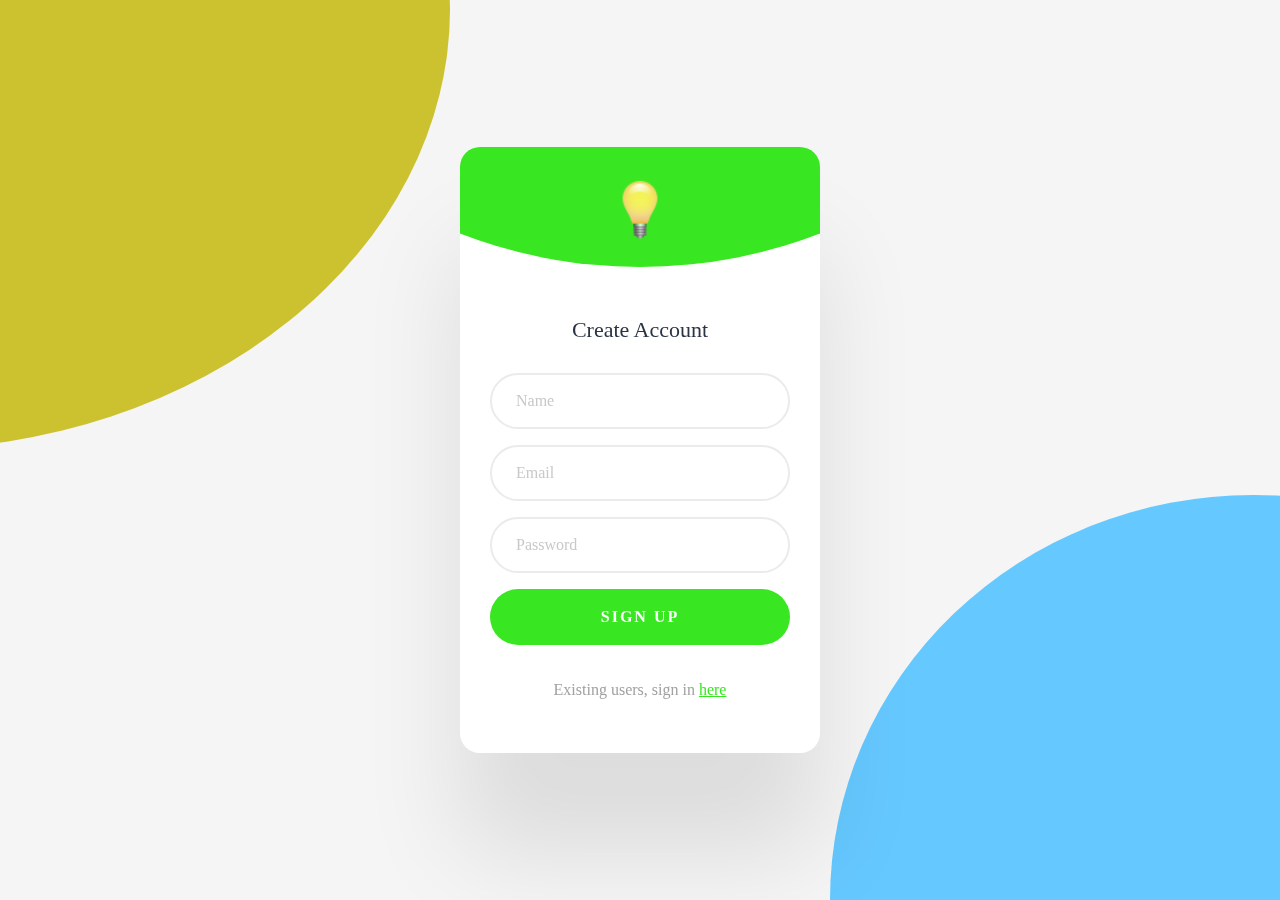
<file: signup-1/index.html>
<!DOCTYPE html>
<html lang="en">
  <head>
    <title>Signup 1</title>
    <link rel="stylesheet" href="styles.css" />
  </head>
  <body>
    <div class="background"></div>
    <div class="card">
      <img class="logo" src="logo3.png" />
      <h2>Create Account</h2>
      <form class="form">
        <input type="text" placeholder="Name" />
        <input type="email" placeholder="Email" />
        <input type="password" placeholder="Password" />
        <button type="submit">SIGN UP</button>
      </form>
      <footer>
        Existing users, sign in
        <a href="../signup-2/index.html">here</a>
      </footer>
    </div>
  </body>
</html>
</file>
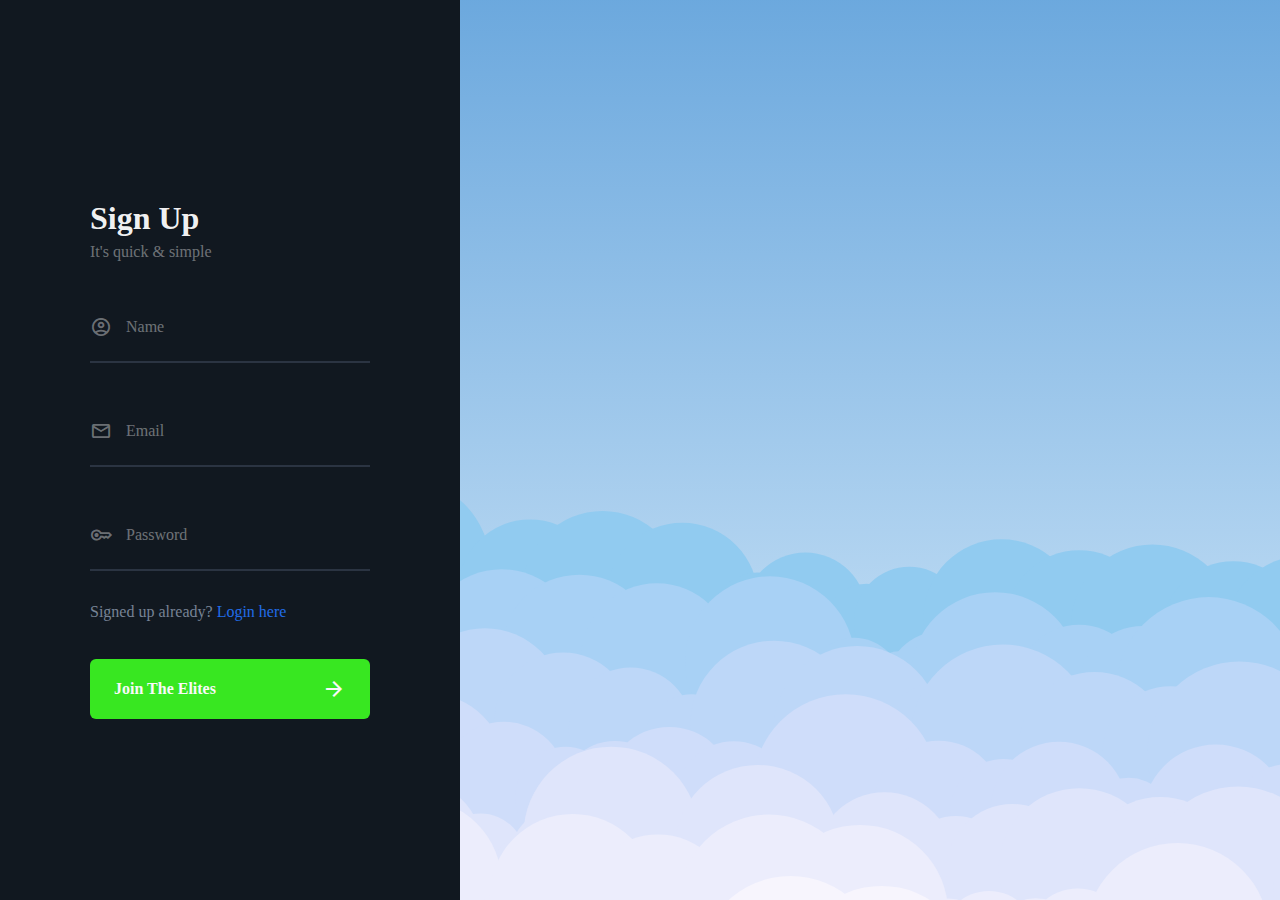
<file: signup-2/index.html>
<!DOCTYPE html>
<html lang="en">
  <head>
    <title>Signup 2</title>
    <link
      rel="stylesheet"
      href="https://fonts.googleapis.com/css2?family=Material+Symbols+Outlined:opsz,wght,FILL,GRAD@48,600,0,0"
    />
    <link rel="stylesheet" href="styles.css" />
  </head>
  <body>
    <img class="clouds" src="bg.svg" />
    <div class="signup">
      <h2>Sign Up</h2>
      <h3>It's quick & simple</h3>
      <form class="form">
        <div class="textbox">
          <input type="text" required />
          <label>Name</label>
          <span class="material-symbols-outlined"> account_circle </span>
        </div>
        <div class="textbox">
          <input type="text" required />
          <label>Email</label>
          <span class="material-symbols-outlined"> email </span>
        </div>
        <div class="textbox">
          <input type="password" required />
          <label>Password</label>
          <span class="material-symbols-outlined"> key </span>
        </div>
        <p>
          Signed up already?
          <a href="../signup-1/index.html">Login here</a>
        </p>

        <button type="submit">
          Join The Elites
          <span class="material-symbols-outlined"> arrow_forward </span>
        </button>
      </form>
    </div>
  </body>
</html>
</file>
<file: signup-1/styles.css>
* {
  box-sizing: border-box;
}

html,
body {
  height: 100%;
}

body {
  display: grid;
  place-items: center;
  margin: 0;
  padding: 0 32px;
  background: #f5f5f5;
  font-family: "Euclid Circular A";
  animation: rotate 6s infinite alternate linear;
}

@media (width >= 500px) {
  body {
    padding: 0;
  }
}

.background {
  position: fixed;
  top: -50vmin;
  left: -50vmin;
  width: 100vmin;
  height: 100vmin;
  border-radius: 47% 53% 61% 39% / 45% 51% 49% 55%;
  background: #ccc22f;
}

.background::after {
  content: "";
  position: inherit;
  right: -50vmin;
  bottom: -55vmin;
  width: inherit;
  height: inherit;
  border-radius: inherit;
  background: #65c8ff;
}

.card {
  overflow: hidden;
  position: relative;
  z-index: 3;
  width: 100%;
  margin: 0 20px;
  padding: 170px 30px 54px;
  border-radius: 1.25rem;
  background: #fff;
  text-align: center;
  box-shadow: 0 100px 100px rgb(0 0 0 / 10%);
}

.card::before {
  content: "";
  position: absolute;
  top: -880px;
  left: 50%;
  translate: -50% 0;
  width: 1000px;
  height: 1000px;
  border-radius: 50%;
  background: #38e721;
}

@media (width >= 500px) {
  .card {
    margin: 0;
    width: 360px;
  }
}

.card .logo {
  position: absolute;
  top: 30px;
  left: 50%;
  translate: -50% 0;
  width: 64px;
  height: 64px;
}

.card > h2 {
  font-size: 22px;
  font-weight: 300;
  margin: 0 0 30px;
  color: #2a3444;
}

.form {
  margin: 0 0 36px;
  display: grid;
  gap: 16px;
}

.form > input,
.form > button {
  width: 100%;
  height: 56px;
  border-radius: 28px;
}

.form > input {
  border: 2px solid #ebebeb;
  font-family: inherit;
  font-size: 16px;
  padding: 0 24px;
  color: #11274c;
}

.form > input::placeholder {
  color: #cac8c8;
}

.form > button {
  cursor: pointer;
  width: 100%;
  height: 56px;
  padding: 0 16px;
  background: #38e721;
  color: #f9f9f9;
  border: 0;
  font-family: inherit;
  font-size: 1rem;
  font-weight: 600;
  text-align: center;
  letter-spacing: 2px;
  transition: all 0.375s;
}

.card > footer {
  color: #a1a1a1;
}

.card > footer > a {
  color: #38e721;
}
</file>
<file: signup-2/styles.css>
* {
  box-sizing: border-box;
}

html,
body {
  height: 100%;
}

body {
  display: grid;
  place-items: center;
  margin: 0;
  padding: 0 20px;
  background: #3284ce;
  font-family: "Euclid Circular A";
}

button,
input {
  border: 0;
  width: 100%;
  height: 60px;
  background: transparent;
  font-family: inherit;
  font-size: 16px;
  outline: none;
}

@keyframes clouds {
  100% {
    translate: -50vw -55%;
    scale: 1 1.1;
  }
}

.clouds {
  position: fixed;
  top: 30%;
  left: 0;
  width: 3000px;
  height: 1500px;
  translate: 0% -50%;
  animation: clouds 15s infinite alternate linear;
}

.signup {
  position: fixed;
  z-index: 2;
  top: 0;
  left: 0;
  height: 100%;
  width: 70%;
  max-width: 460px;
  padding: 200px 90px;
  background: #111820;
}

.signup > h2 {
  font-size: 32px;
  font-weight: 600;
  margin: 0 0 6px;
  color: rgb(255 255 255 / 96%);
}

.signup > h3 {
  font-size: 16px;
  font-weight: 400;
  margin: 0 0 30px;
  color: rgb(255 255 255 / 40%);
}

.form {
  margin: 0;
  display: grid;
  gap: 16px;
}

.textbox {
  position: relative;
  margin-bottom: 16px;
}

.textbox span {
  position: absolute;
  top: 50%;
  translate: 0 -50%;
  left: 0;
  font-size: 22px;
  pointer-events: none;
  color: rgb(255 255 255 / 40%);
}

.textbox input {
  padding: 0 24px 0 36px;
  border-bottom: 2px solid #2b3442;
  color: rgb(255 255 255 / 96%);
  height: 72px;
}

:is(input:focus, input:valid) ~ label {
  translate: -40px -40px;
  scale: 0.875;
}

input:focus ~ label {
  color: #216ce7;
}

input:focus {
  border-color: #216ce7;
}

:is(input:focus, input:valid) ~ span {
  color: rgb(255 255 255 / 96%);
}

.textbox label {
  position: absolute;
  top: 50%;
  left: 36px;
  translate: 0 -50%;
  color: rgb(255 255 255 / 40%);
  pointer-events: none;
  transition: 0.4s;
}

.form button {
  display: flex;
  align-items: center;
  justify-content: space-between;
  cursor: pointer;
  padding: 0 24px;
  border-radius: 6px;
  background: #38e721;
  color: #f9f9f9;
  border: 0;
  font-family: inherit;
  font-weight: 600;
}

.signup p {
  margin: 0 0 22px;
  color: #778395;
}

.signup p > a {
  color: #216ce7;
  text-decoration: none;
}
</file>
